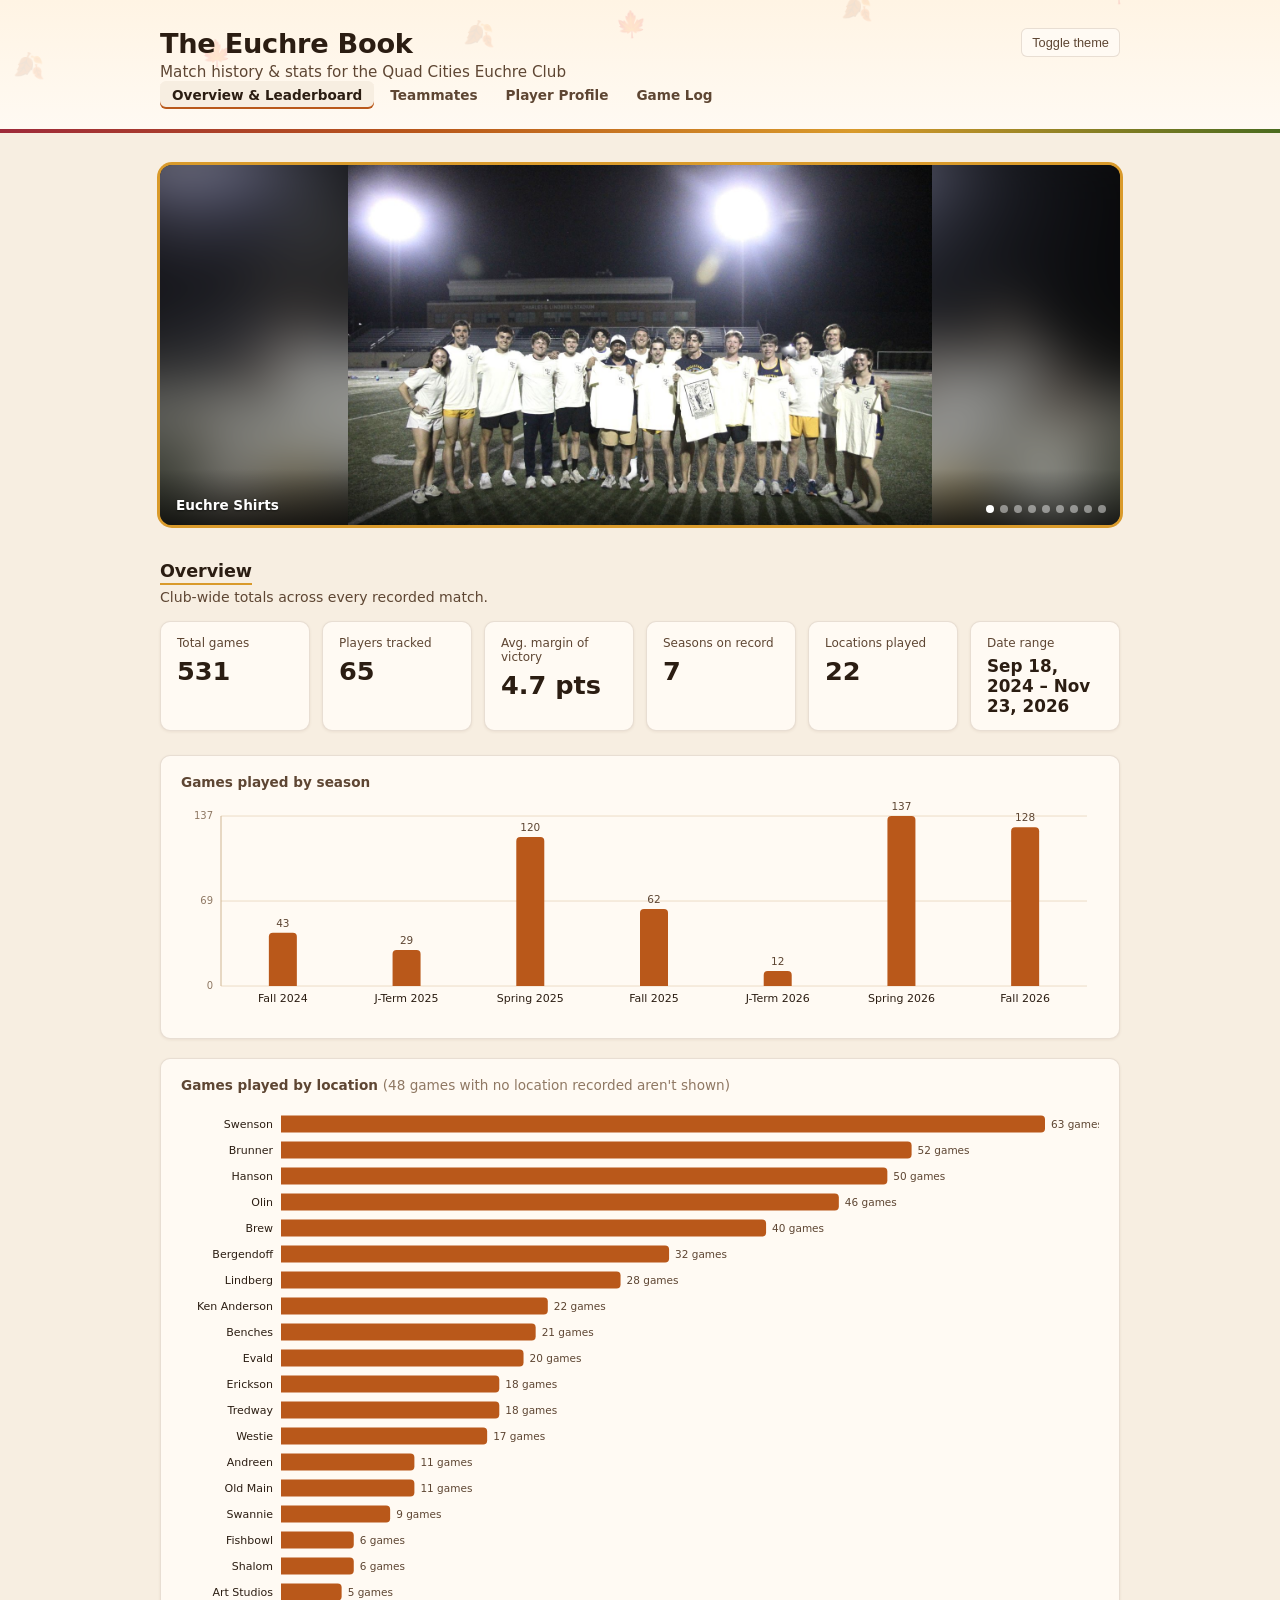
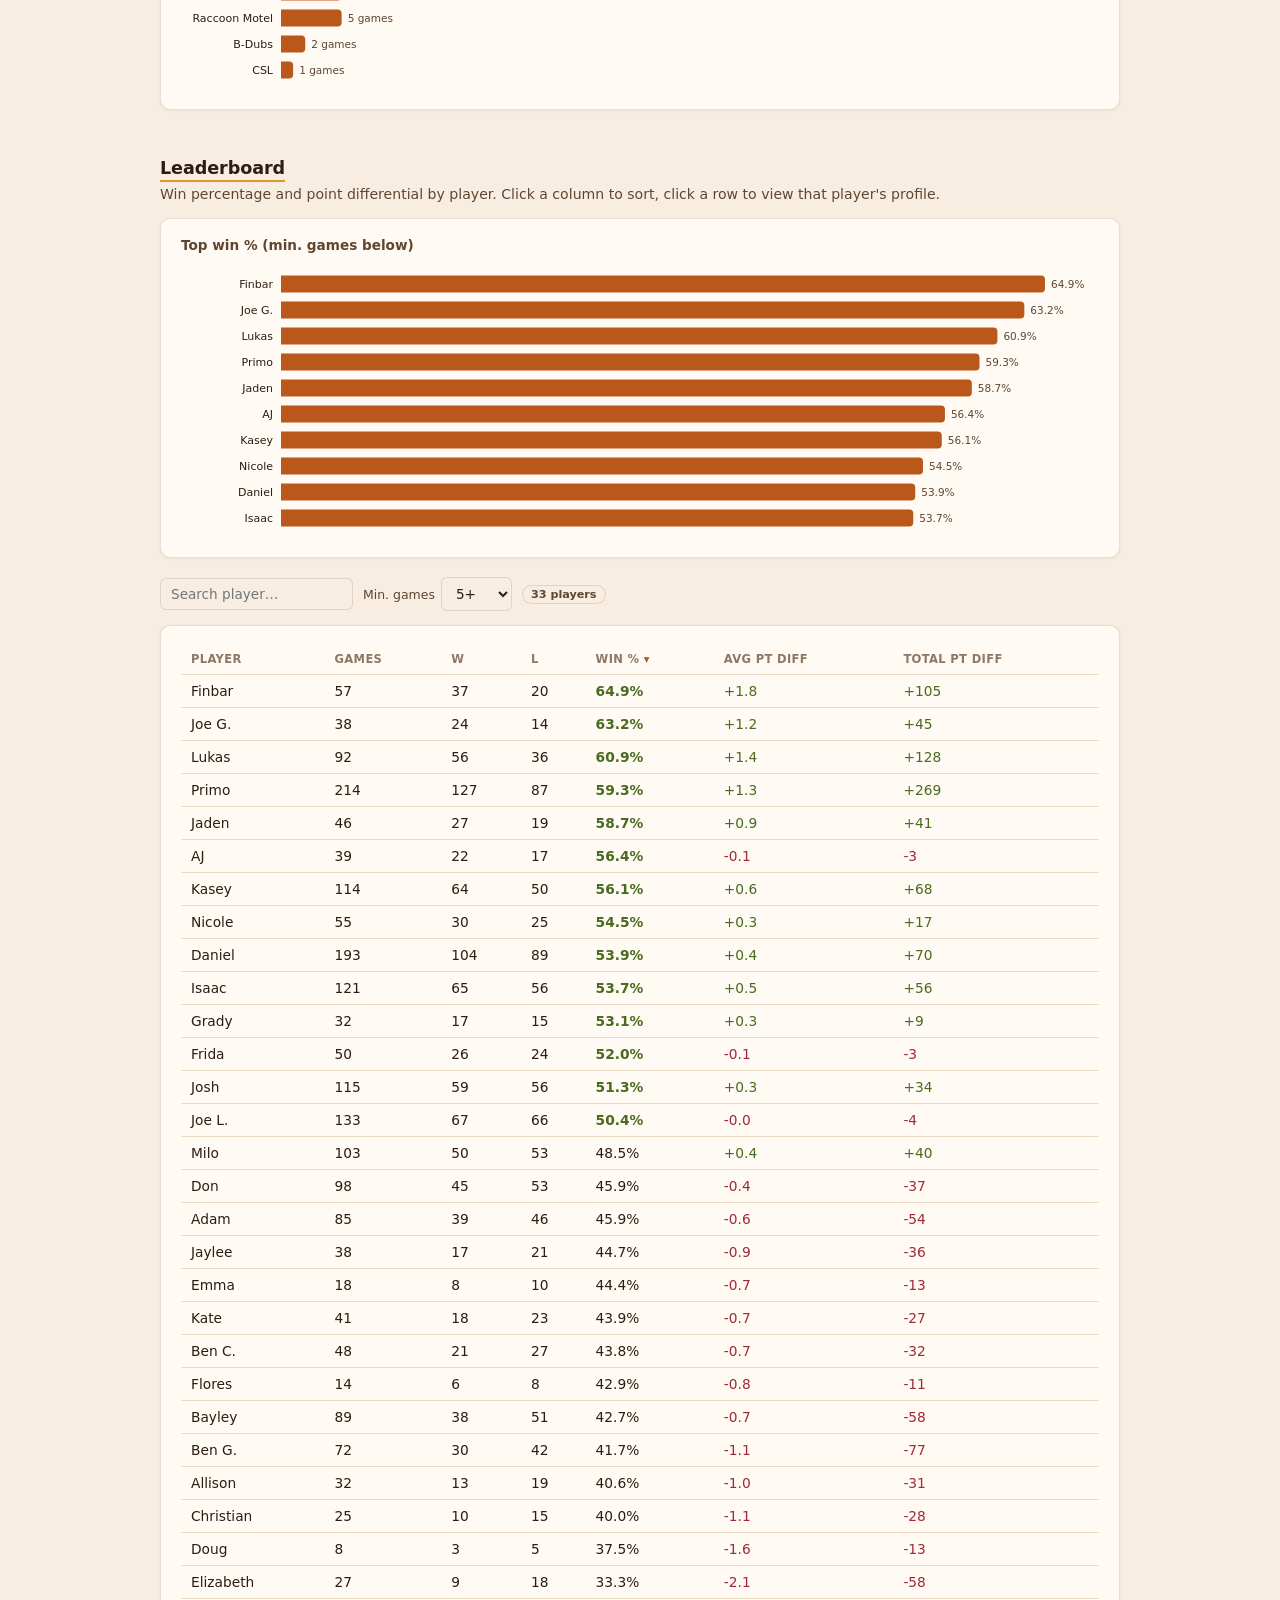
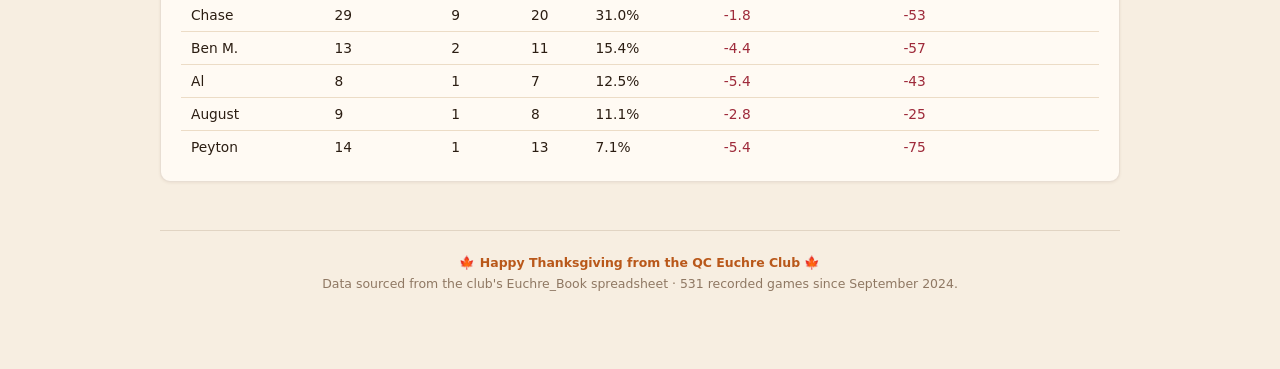
<file: index.html>
<!doctype html>
<html lang="en">
<head>
<meta charset="utf-8">
<meta name="viewport" content="width=device-width, initial-scale=1">
<title>The Euchre Book — QC Euchre Club Stats</title>
<meta name="description" content="Match history and statistics for the Quad Cities Euchre Club.">
<link rel="icon" href="data:image/svg+xml,<svg xmlns=%22http://www.w3.org/2000/svg%22 viewBox=%220 0 100 100%22><text y=%22.9em%22 font-size=%2290%22>🃏</text></svg>">
<link rel="stylesheet" href="css/style.css?v=6">
<!-- Seasonal theme (css/themes/). Delete this line to go back to the default look. -->
<link rel="stylesheet" href="css/themes/thanksgiving.css?v=1">
</head>
<body data-page="overview">

<header class="site-header">
  <div class="wrap">
    <div>
      <h1>The Euchre Book</h1>
      <p>Match history &amp; stats for the Quad Cities Euchre Club</p>
      <nav class="tabs">
        <a href="index.html" aria-current="page">Overview &amp; Leaderboard</a>
        <a href="teammates.html">Teammates</a>
        <a href="profile.html">Player Profile</a>
        <a href="games.html">Game Log</a>
      </nav>
    </div>
    <button id="theme-toggle" type="button" aria-label="Toggle dark mode">Toggle theme</button>
  </div>
</header>

<main class="wrap">

  <div class="photo-banner" id="photo-banner" role="region" aria-roledescription="carousel" aria-label="Club photos"></div>

  <section id="overview">
    <h2>Overview</h2>
    <p class="section-sub">Club-wide totals across every recorded match.</p>
    <div class="tiles" id="overview-tiles"></div>
    <div class="card">
      <h3 style="margin:0 0 10px;font-size:0.85rem;color:var(--text-secondary)">Games played by season</h3>
      <div class="chart-wrap"><svg id="season-chart" class="chart"></svg></div>
    </div>
    <br>
    <div class="card">
      <h3 style="margin:0 0 10px;font-size:0.85rem;color:var(--text-secondary)">Games played by location <span class="muted" id="location-chart-note" style="font-weight:400"></span></h3>
      <div class="chart-wrap"><svg id="location-chart" class="chart"></svg></div>
    </div>
  </section>

  <section id="leaderboard">
    <h2>Leaderboard</h2>
    <p class="section-sub">Win percentage and point differential by player. Click a column to sort, click a row to view that player's profile.</p>
    <div class="card">
      <h3 style="margin:0 0 10px;font-size:0.85rem;color:var(--text-secondary)">Top win % (min. games below)</h3>
      <div class="chart-wrap"><svg id="winpct-chart" class="chart"></svg></div>
    </div>
    <br>
    <div class="controls">
      <input type="search" id="lb-search" placeholder="Search player…">
      <label>Min. games
        <select id="lb-mingames">
          <option value="1">1+</option>
          <option value="3">3+</option>
          <option value="5" selected>5+</option>
          <option value="10">10+</option>
          <option value="20">20+</option>
        </select>
      </label>
      <span class="pill" id="lb-count"></span>
    </div>
    <div class="card table-scroll">
      <table id="leaderboard-table">
        <thead>
          <tr>
            <th class="name-cell" data-key="name">Player</th>
            <th data-key="games">Games</th>
            <th data-key="wins">W</th>
            <th data-key="losses">L</th>
            <th data-key="winPct" class="sorted">Win %</th>
            <th data-key="avgDiff">Avg Pt Diff</th>
            <th data-key="totalDiff">Total Pt Diff</th>
          </tr>
        </thead>
        <tbody></tbody>
      </table>
    </div>
  </section>

  <footer>
    Data sourced from the club's Euchre_Book spreadsheet · <span id="footer-count">…</span> recorded games since September 2024.
  </footer>

</main>

<div id="chart-tooltip" class="chart-tooltip"></div>

<script src="js/app.js?v=6"></script>
<script src="js/banner.js?v=6"></script>
</body>
</html>
</file>
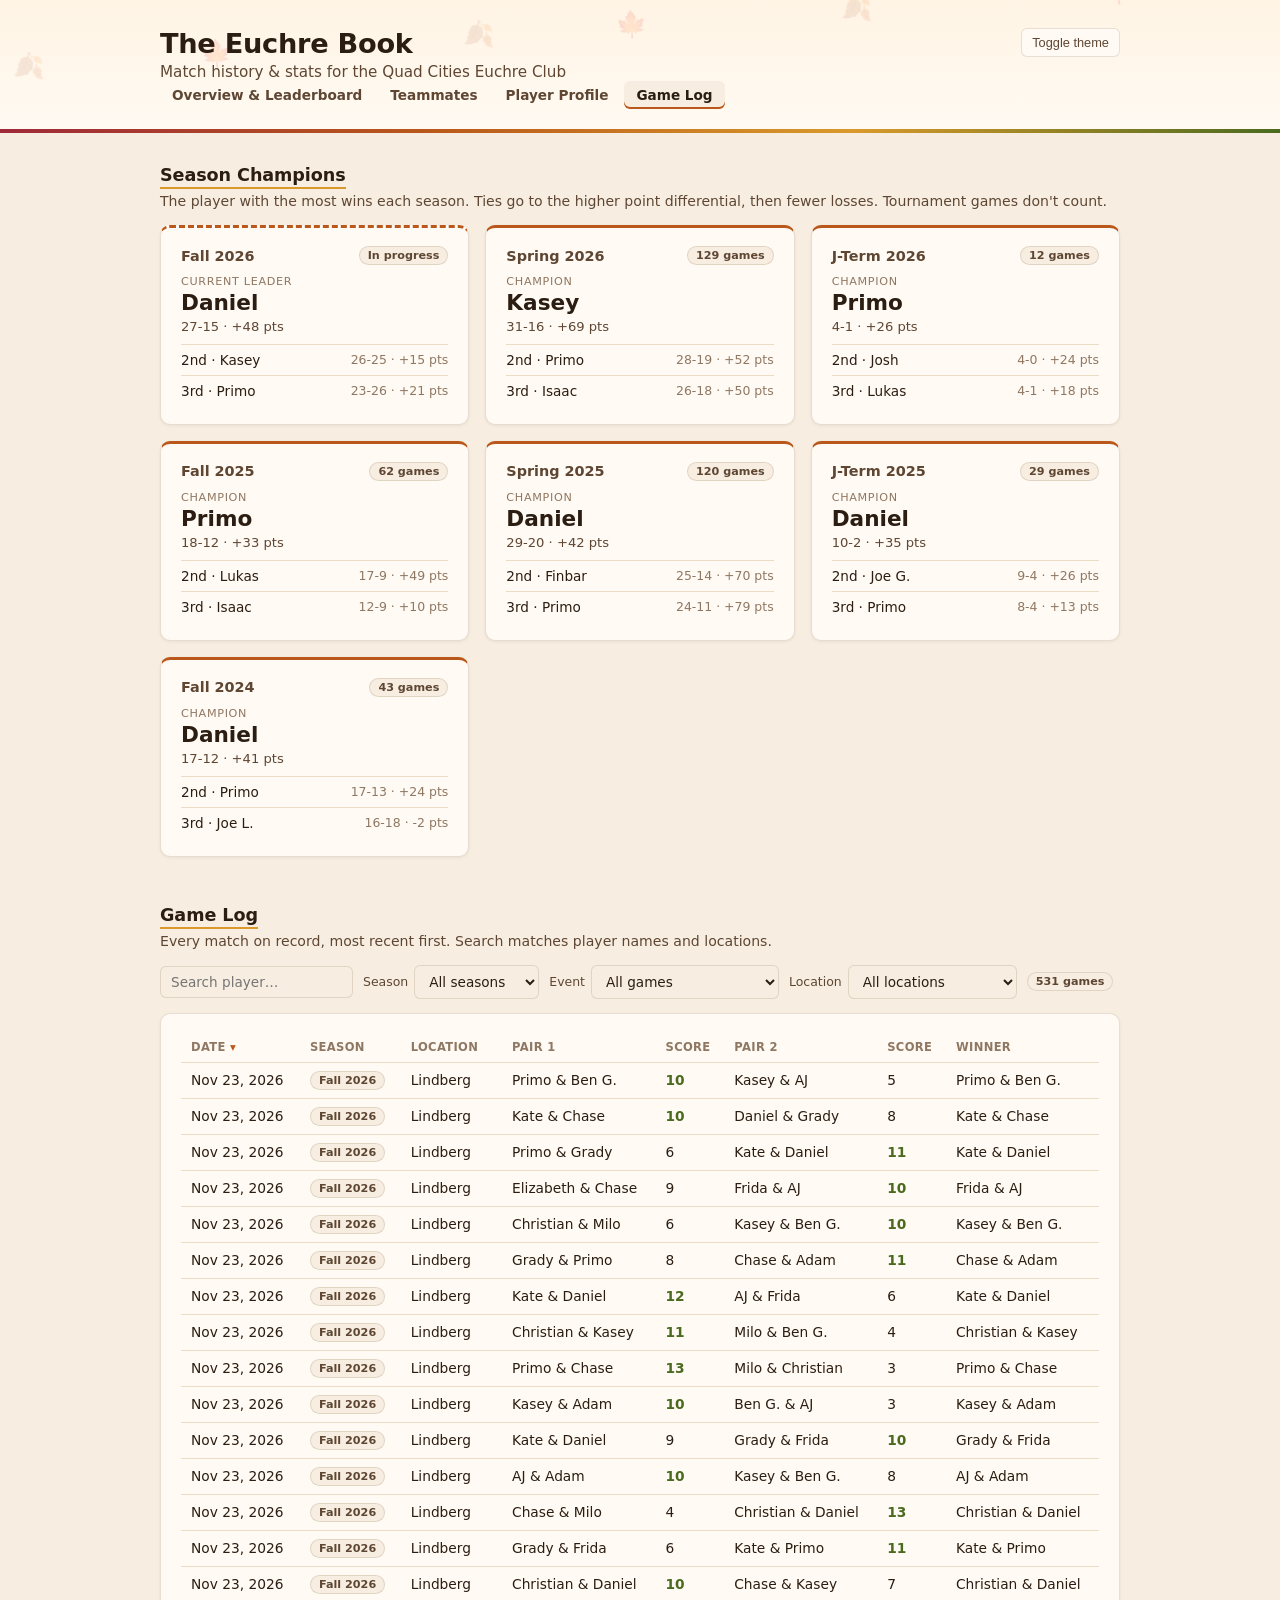
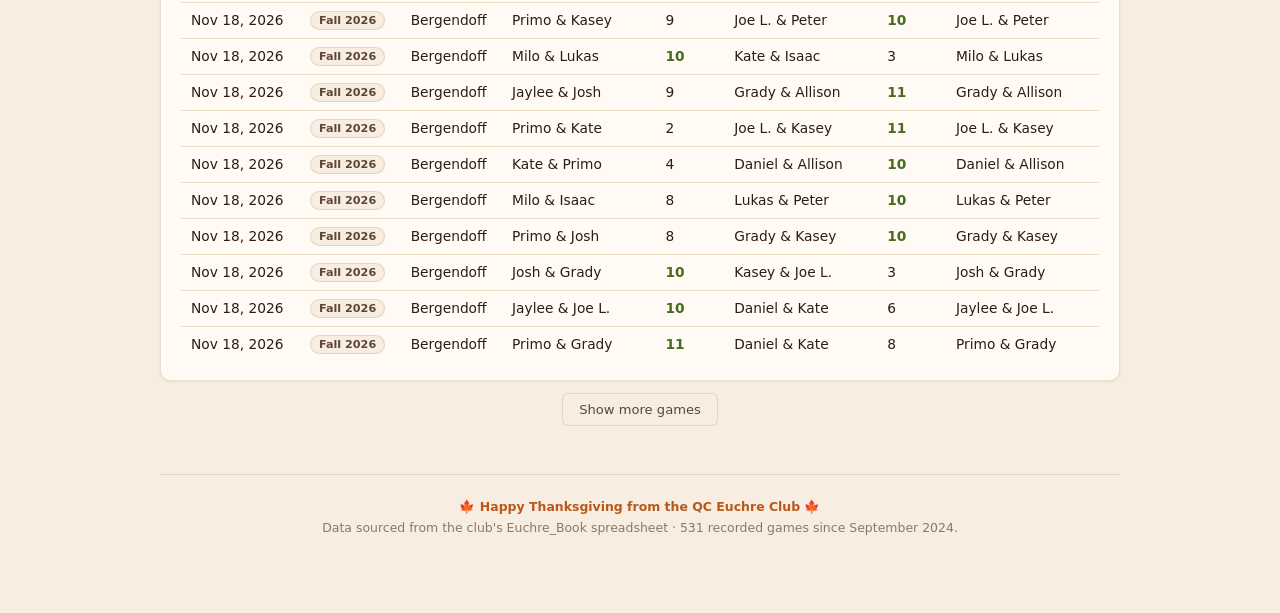
<file: games.html>
<!doctype html>
<html lang="en">
<head>
<meta charset="utf-8">
<meta name="viewport" content="width=device-width, initial-scale=1">
<title>Game Log — The Euchre Book</title>
<meta name="description" content="Match history and statistics for the Quad Cities Euchre Club.">
<link rel="icon" href="data:image/svg+xml,<svg xmlns=%22http://www.w3.org/2000/svg%22 viewBox=%220 0 100 100%22><text y=%22.9em%22 font-size=%2290%22>🃏</text></svg>">
<link rel="stylesheet" href="css/style.css?v=6">
<!-- Seasonal theme (css/themes/). Delete this line to go back to the default look. -->
<link rel="stylesheet" href="css/themes/thanksgiving.css?v=1">
</head>
<body data-page="games">

<header class="site-header">
  <div class="wrap">
    <div>
      <h1>The Euchre Book</h1>
      <p>Match history &amp; stats for the Quad Cities Euchre Club</p>
      <nav class="tabs">
        <a href="index.html">Overview &amp; Leaderboard</a>
        <a href="teammates.html">Teammates</a>
        <a href="profile.html">Player Profile</a>
        <a href="games.html" aria-current="page">Game Log</a>
      </nav>
    </div>
    <button id="theme-toggle" type="button" aria-label="Toggle dark mode">Toggle theme</button>
  </div>
</header>

<main class="wrap">

  <section id="champions">
    <h2>Season Champions</h2>
    <p class="section-sub">The player with the most wins each season. Ties go to the higher point differential, then fewer losses. Tournament games don't count.</p>
    <div class="champ-grid" id="champ-grid"></div>
  </section>

  <section id="games">
    <h2>Game Log</h2>
    <p class="section-sub">Every match on record, most recent first. Search matches player names and locations.</p>
    <div class="controls">
      <input type="search" id="gl-search" placeholder="Search player…">
      <label>Season
        <select id="gl-season"><option value="">All seasons</option></select>
      </label>
      <label>Event
        <select id="gl-event">
          <option value="">All games</option>
          <option value="__regular">Regular play</option>
          <option value="__tournament">All tournaments</option>
        </select>
      </label>
      <label>Location
        <select id="gl-location"><option value="">All locations</option></select>
      </label>
      <span class="pill" id="gl-count"></span>
    </div>
    <div class="card table-scroll">
      <table id="games-table">
        <thead>
          <tr>
            <th data-key="date" class="sorted">Date</th>
            <th data-key="season">Season</th>
            <th data-key="location">Location</th>
            <th class="name-cell">Pair 1</th>
            <th data-key="score1">Score</th>
            <th class="name-cell">Pair 2</th>
            <th data-key="score2">Score</th>
            <th class="name-cell">Winner</th>
          </tr>
        </thead>
        <tbody></tbody>
      </table>
    </div>
    <div class="show-more"><button id="gl-more" type="button">Show more games</button></div>
  </section>

  <footer>
    Data sourced from the club's Euchre_Book spreadsheet · <span id="footer-count">…</span> recorded games since September 2024.
  </footer>

</main>

<div id="chart-tooltip" class="chart-tooltip"></div>

<script src="js/app.js?v=6"></script>
</body>
</html>
</file>
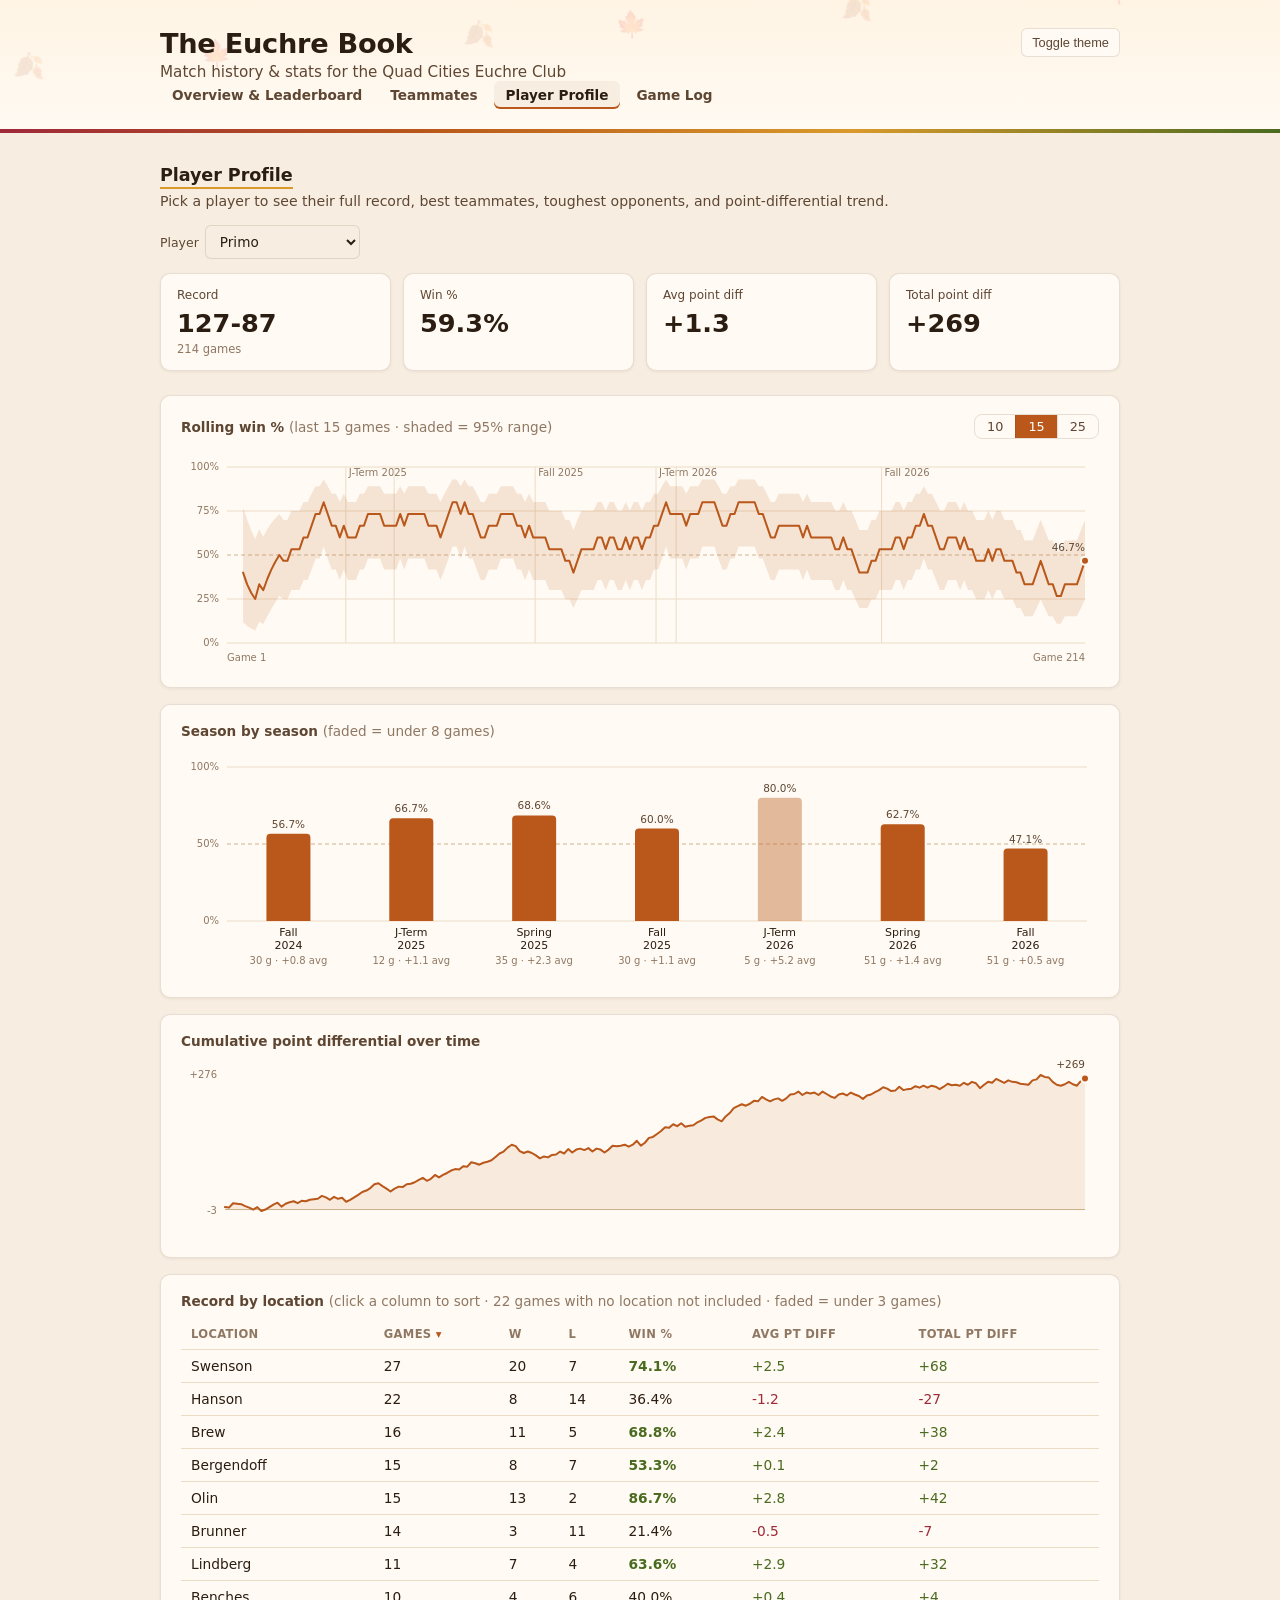
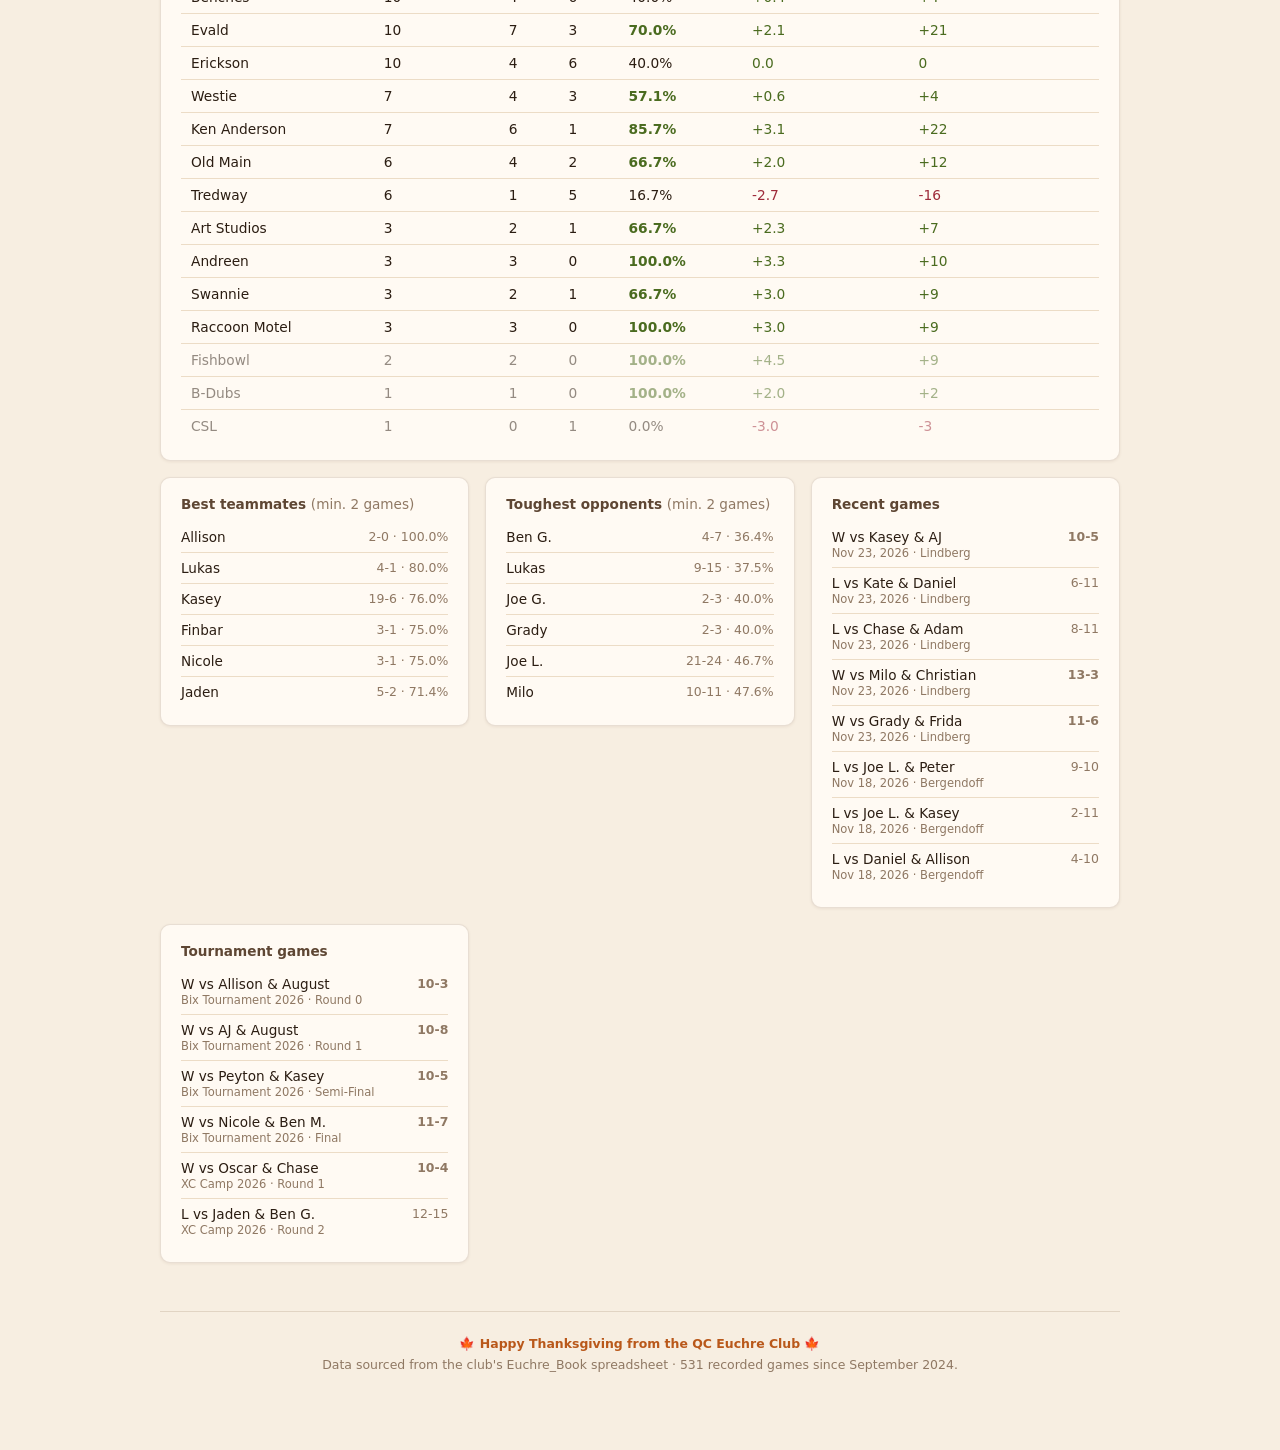
<file: profile.html>
<!doctype html>
<html lang="en">
<head>
<meta charset="utf-8">
<meta name="viewport" content="width=device-width, initial-scale=1">
<title>Player Profile — The Euchre Book</title>
<meta name="description" content="Match history and statistics for the Quad Cities Euchre Club.">
<link rel="icon" href="data:image/svg+xml,<svg xmlns=%22http://www.w3.org/2000/svg%22 viewBox=%220 0 100 100%22><text y=%22.9em%22 font-size=%2290%22>🃏</text></svg>">
<link rel="stylesheet" href="css/style.css?v=6">
<!-- Seasonal theme (css/themes/). Delete this line to go back to the default look. -->
<link rel="stylesheet" href="css/themes/thanksgiving.css?v=1">
</head>
<body data-page="profile">

<header class="site-header">
  <div class="wrap">
    <div>
      <h1>The Euchre Book</h1>
      <p>Match history &amp; stats for the Quad Cities Euchre Club</p>
      <nav class="tabs">
        <a href="index.html">Overview &amp; Leaderboard</a>
        <a href="teammates.html">Teammates</a>
        <a href="profile.html" aria-current="page">Player Profile</a>
        <a href="games.html">Game Log</a>
      </nav>
    </div>
    <button id="theme-toggle" type="button" aria-label="Toggle dark mode">Toggle theme</button>
  </div>
</header>

<main class="wrap">

  <section id="profile">
    <h2>Player Profile</h2>
    <p class="section-sub">Pick a player to see their full record, best teammates, toughest opponents, and point-differential trend.</p>
    <div class="controls">
      <label>Player
        <select id="profile-select"></select>
      </label>
    </div>
    <div id="profile-content"></div>
  </section>

  <footer>
    Data sourced from the club's Euchre_Book spreadsheet · <span id="footer-count">…</span> recorded games since September 2024.
  </footer>

</main>

<div id="chart-tooltip" class="chart-tooltip"></div>

<script src="js/app.js?v=6"></script>
</body>
</html>
</file>
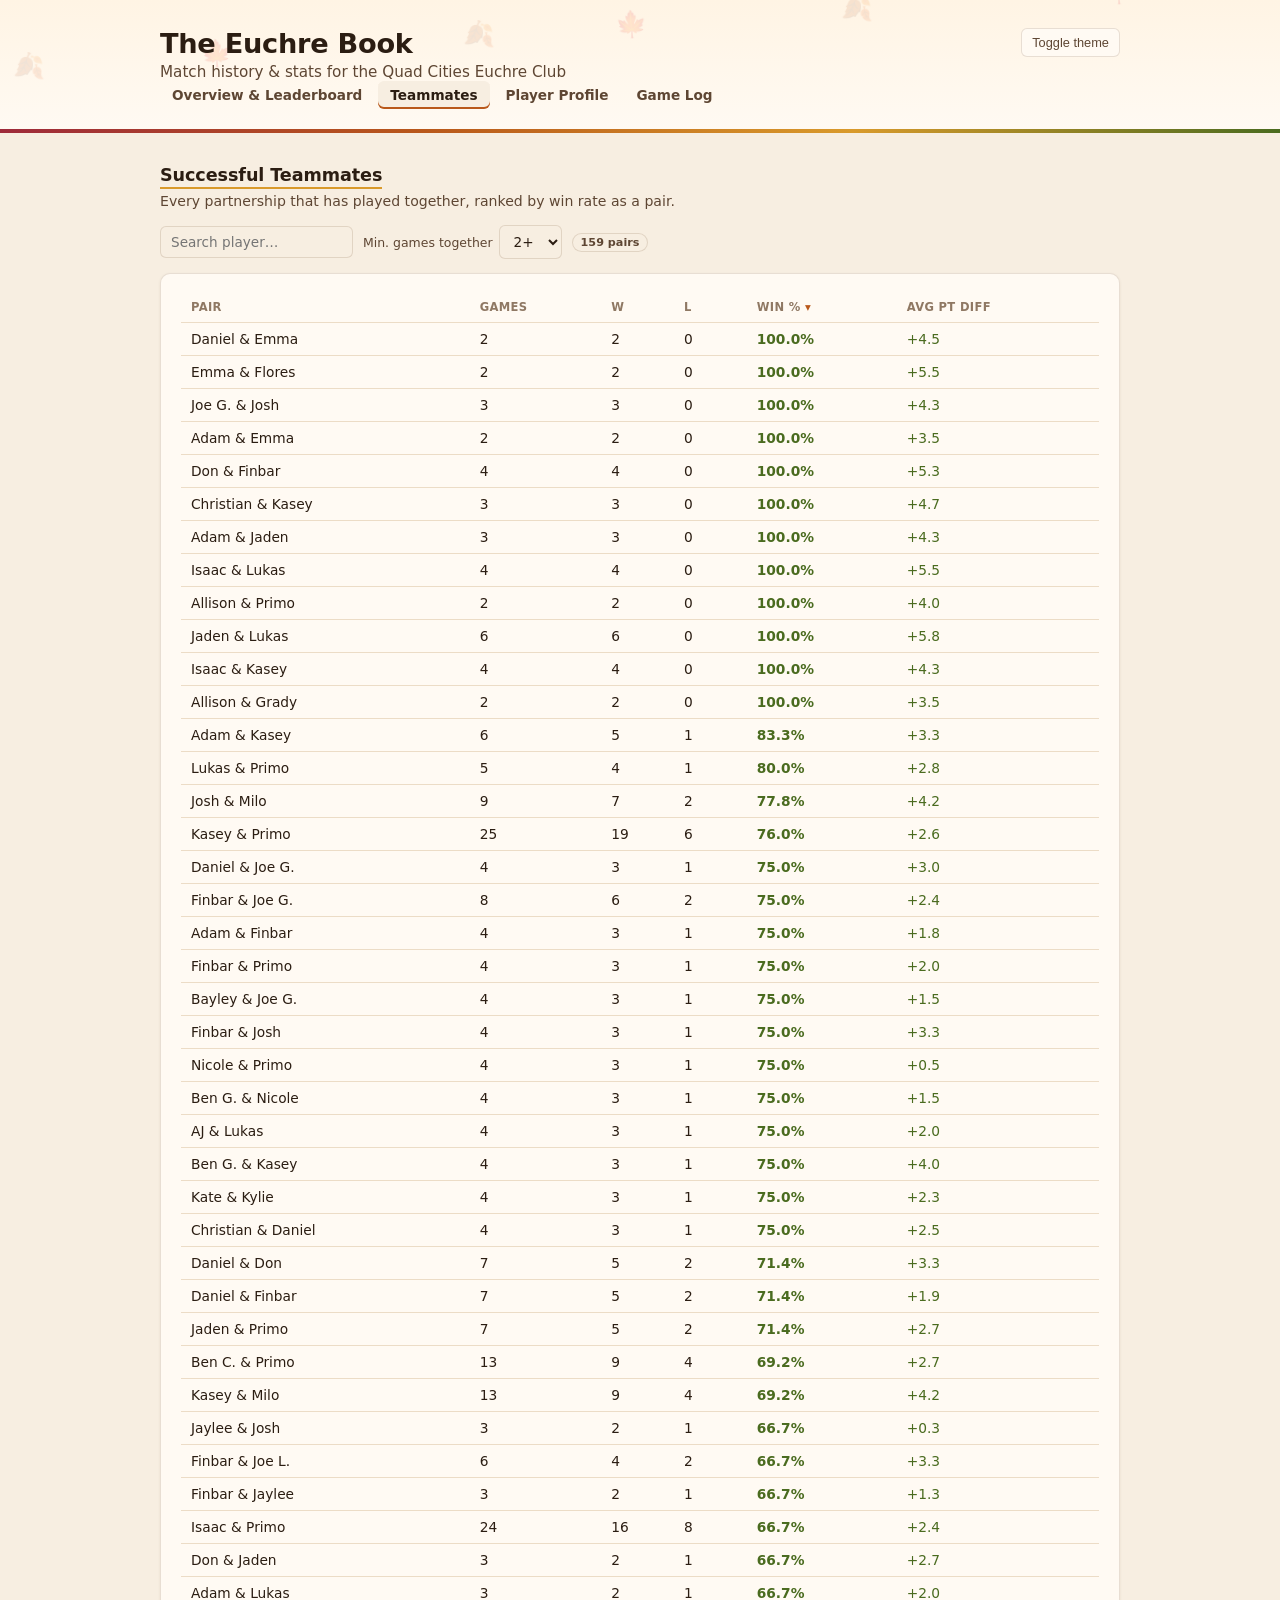
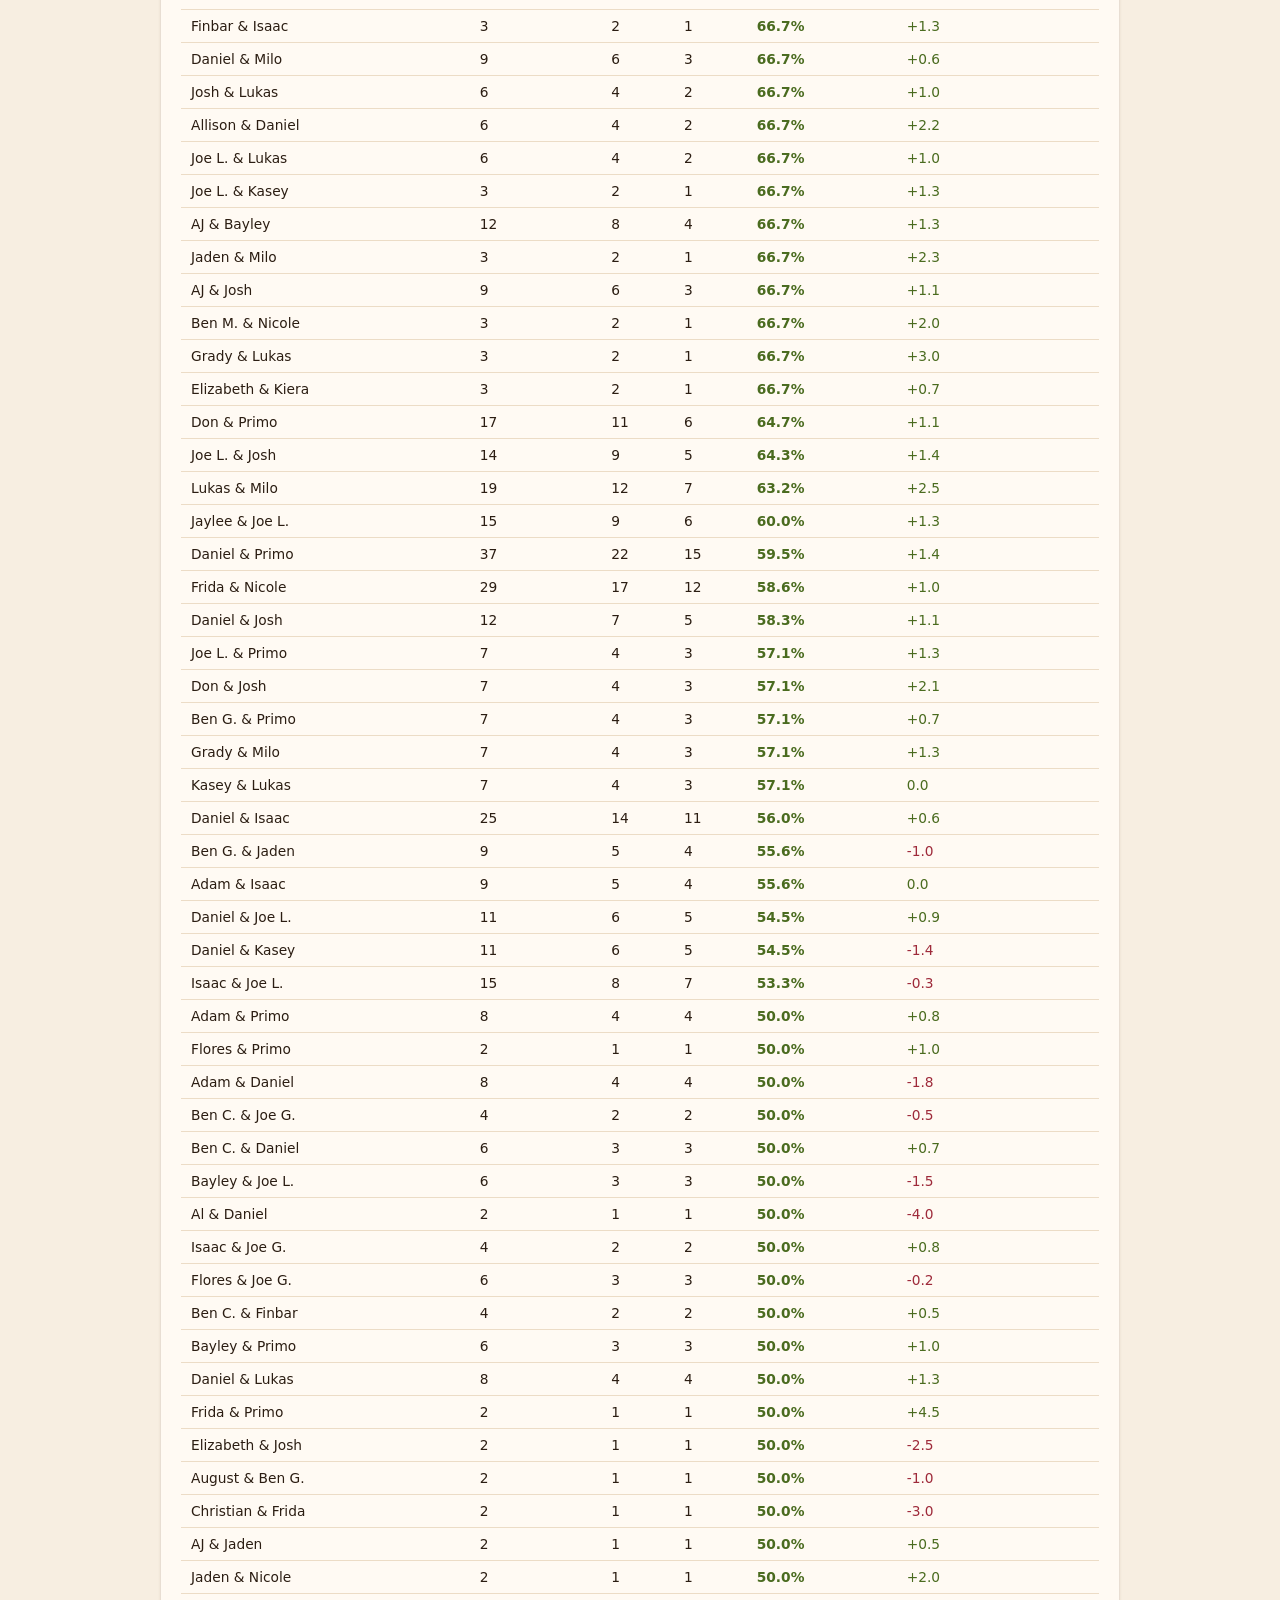
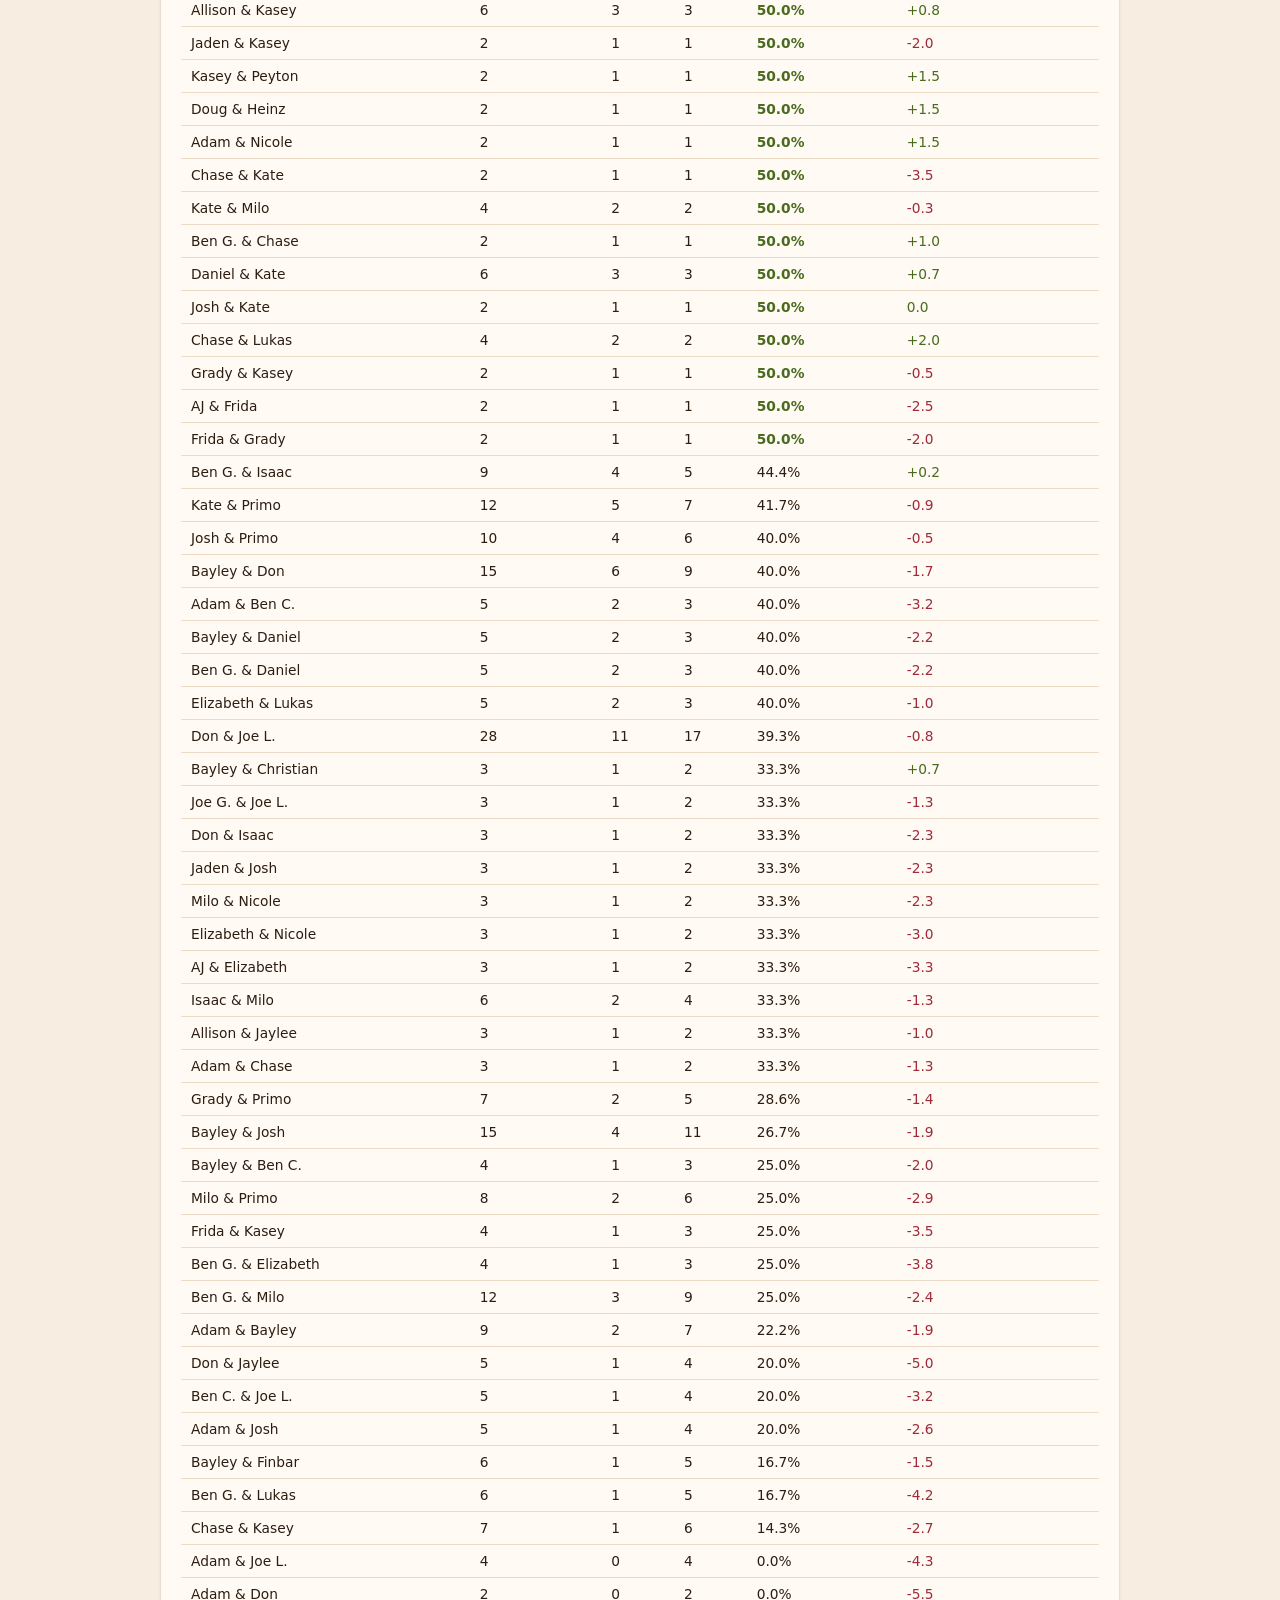
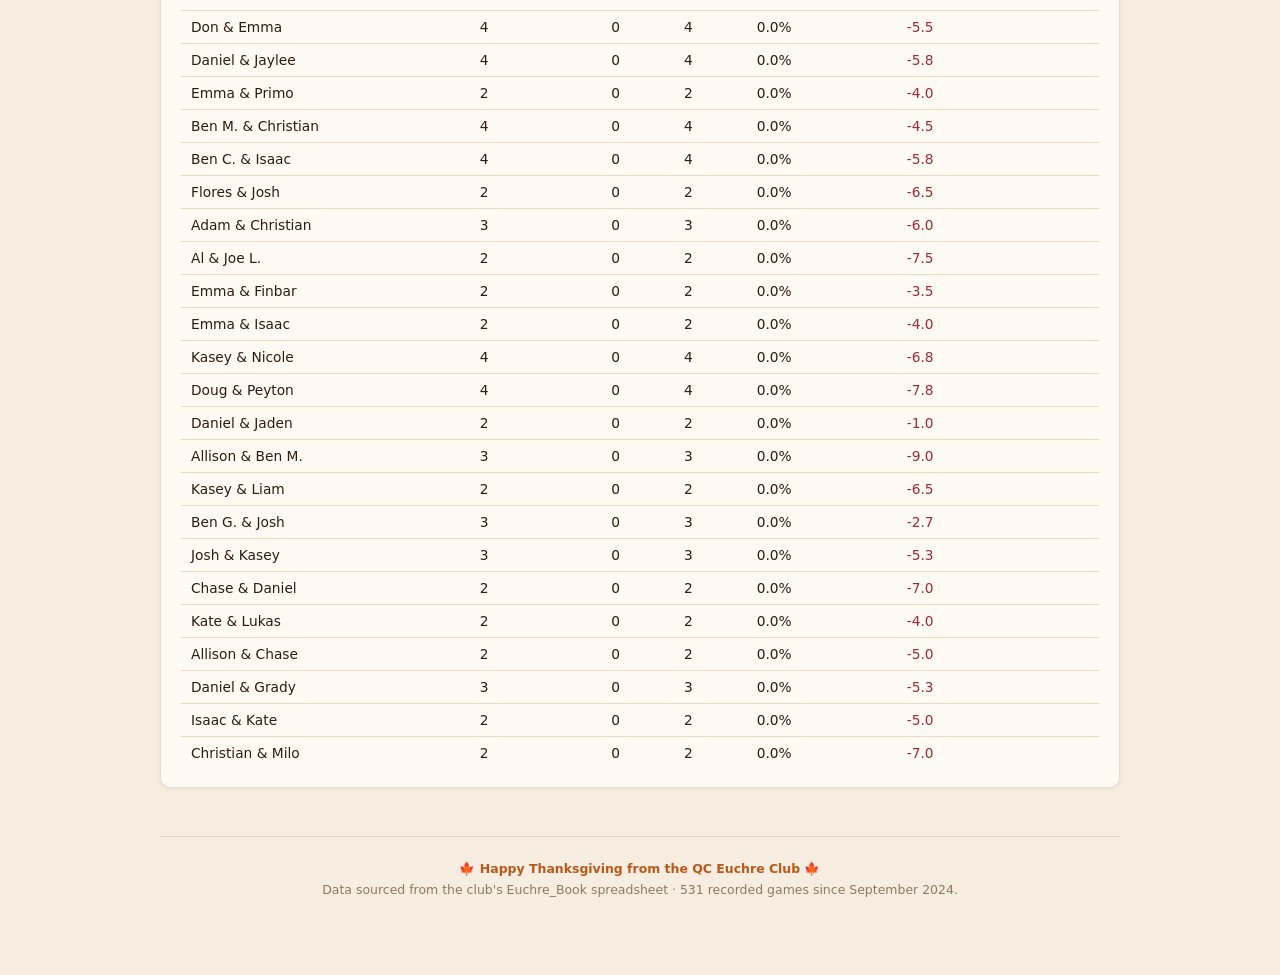
<file: teammates.html>
<!doctype html>
<html lang="en">
<head>
<meta charset="utf-8">
<meta name="viewport" content="width=device-width, initial-scale=1">
<title>Teammates — The Euchre Book</title>
<meta name="description" content="Match history and statistics for the Quad Cities Euchre Club.">
<link rel="icon" href="data:image/svg+xml,<svg xmlns=%22http://www.w3.org/2000/svg%22 viewBox=%220 0 100 100%22><text y=%22.9em%22 font-size=%2290%22>🃏</text></svg>">
<link rel="stylesheet" href="css/style.css?v=6">
<!-- Seasonal theme (css/themes/). Delete this line to go back to the default look. -->
<link rel="stylesheet" href="css/themes/thanksgiving.css?v=1">
</head>
<body data-page="teammates">

<header class="site-header">
  <div class="wrap">
    <div>
      <h1>The Euchre Book</h1>
      <p>Match history &amp; stats for the Quad Cities Euchre Club</p>
      <nav class="tabs">
        <a href="index.html">Overview &amp; Leaderboard</a>
        <a href="teammates.html" aria-current="page">Teammates</a>
        <a href="profile.html">Player Profile</a>
        <a href="games.html">Game Log</a>
      </nav>
    </div>
    <button id="theme-toggle" type="button" aria-label="Toggle dark mode">Toggle theme</button>
  </div>
</header>

<main class="wrap">

  <section id="teammates">
    <h2>Successful Teammates</h2>
    <p class="section-sub">Every partnership that has played together, ranked by win rate as a pair.</p>
    <div class="controls">
      <input type="search" id="tm-search" placeholder="Search player…">
      <label>Min. games together
        <select id="tm-mingames">
          <option value="1">1+</option>
          <option value="2" selected>2+</option>
          <option value="3">3+</option>
          <option value="5">5+</option>
        </select>
      </label>
      <span class="pill" id="tm-count"></span>
    </div>
    <div class="card table-scroll">
      <table id="teammates-table">
        <thead>
          <tr>
            <th class="name-cell" data-key="pair">Pair</th>
            <th data-key="games">Games</th>
            <th data-key="wins">W</th>
            <th data-key="losses">L</th>
            <th data-key="winPct" class="sorted">Win %</th>
            <th data-key="avgDiff">Avg Pt Diff</th>
          </tr>
        </thead>
        <tbody></tbody>
      </table>
    </div>
  </section>

  <footer>
    Data sourced from the club's Euchre_Book spreadsheet · <span id="footer-count">…</span> recorded games since September 2024.
  </footer>

</main>

<div id="chart-tooltip" class="chart-tooltip"></div>

<script src="js/app.js?v=6"></script>
</body>
</html>
</file>
<file: css/style.css>
:root {
  color-scheme: light;
  --surface-1:      #fcfcfb;
  --surface-2:      #f9f9f7;
  --text-primary:   #0b0b0b;
  --text-secondary: #52514e;
  --text-muted:     #898781;
  --gridline:       #e1e0d9;
  --baseline:       #c3c2b7;
  --border:         rgba(11,11,11,0.10);
  --series-1:       #2a78d6;   /* blue */
  --series-1-wash:  rgba(42,120,214,0.10);
  --series-8:       #e34948;   /* red, diverging pole for negative diff */
  --good:           #006300;
  --card-shadow:    0 1px 2px rgba(11,11,11,0.06);
}

@media (prefers-color-scheme: dark) {
  :root:where(:not([data-theme="light"])) {
    color-scheme: dark;
    --surface-1:      #1a1a19;
    --surface-2:      #0d0d0d;
    --text-primary:   #ffffff;
    --text-secondary: #c3c2b7;
    --text-muted:     #898781;
    --gridline:       #2c2c2a;
    --baseline:       #383835;
    --border:         rgba(255,255,255,0.10);
    --series-1:       #3987e5;
    --series-1-wash:  rgba(57,135,229,0.14);
    --series-8:       #e66767;
    --good:           #0ca30c;
    --card-shadow:    0 1px 2px rgba(0,0,0,0.4);
  }
}
:root[data-theme="dark"] {
  color-scheme: dark;
  --surface-1:      #1a1a19;
  --surface-2:      #0d0d0d;
  --text-primary:   #ffffff;
  --text-secondary: #c3c2b7;
  --text-muted:     #898781;
  --gridline:       #2c2c2a;
  --baseline:       #383835;
  --border:         rgba(255,255,255,0.10);
  --series-1:       #3987e5;
  --series-1-wash:  rgba(57,135,229,0.14);
  --series-8:       #e66767;
  --good:           #0ca30c;
  --card-shadow:    0 1px 2px rgba(0,0,0,0.4);
}

* { box-sizing: border-box; }

/* Everything is sized in rem, so this one value scales all text, tiles and tables */
/* html { font-size: 112.5%; } */

body {
  margin: 0;
  font-family: system-ui, -apple-system, "Segoe UI", sans-serif;
  background: var(--surface-2);
  color: var(--text-primary);
  -webkit-font-smoothing: antialiased;
}

.wrap {
  max-width: 1000px;
  margin: 0 auto;
  padding: 0 20px 64px;
}

/* Header */
header.site-header {
  background: var(--surface-1);
  border-bottom: 1px solid var(--border);
  margin-bottom: 32px;
}
.site-header .wrap {
  padding-top: 28px;
  padding-bottom: 24px;
  display: flex;
  align-items: flex-start;
  justify-content: space-between;
  gap: 16px;
}
.site-header h1 {
  margin: 0 0 4px;
  font-size: 1.7rem;
  font-weight: 700;
  letter-spacing: -0.01em;
}
.site-header p {
  margin: 0;
  color: var(--text-secondary);
  font-size: 0.95rem;
}
nav.tabs {
  display: flex;
  gap: 4px;
  flex-wrap: wrap;
}
nav.tabs a {
  text-decoration: none;
  color: var(--text-secondary);
  font-size: 0.85rem;
  font-weight: 600;
  padding: 6px 12px;
  border-radius: 6px;
}
nav.tabs a:hover { background: var(--surface-2); color: var(--text-primary); }
nav.tabs a[aria-current="page"] { background: var(--surface-2); color: var(--text-primary); box-shadow: inset 0 -2px 0 var(--series-1); }

#theme-toggle {
  border: 1px solid var(--border);
  background: var(--surface-1);
  color: var(--text-secondary);
  border-radius: 6px;
  padding: 6px 10px;
  font-size: 0.8rem;
  cursor: pointer;
  flex-shrink: 0;
}
#theme-toggle:hover { color: var(--text-primary); }

/* Sections */
section { margin-bottom: 48px; }
section h2 {
  font-size: 1.1rem;
  margin: 0 0 4px;
  letter-spacing: -0.005em;
}
section .section-sub {
  color: var(--text-secondary);
  font-size: 0.88rem;
  margin: 0 0 16px;
}

/* Stat tiles */
.tiles {
  display: grid;
  grid-template-columns: repeat(auto-fit, minmax(150px, 1fr));
  gap: 12px;
  margin-bottom: 24px;
}
.tile {
  background: var(--surface-1);
  border: 1px solid var(--border);
  border-radius: 10px;
  padding: 14px 16px;
  box-shadow: var(--card-shadow);
}
.tile .tile-label {
  font-size: 0.75rem;
  color: var(--text-secondary);
  margin-bottom: 6px;
}
.tile .tile-value {
  font-size: 1.6rem;
  font-weight: 700;
}
.tile .tile-sub {
  font-size: 0.72rem;
  color: var(--text-muted);
  margin-top: 4px;
}

/* Card */
.card {
  background: var(--surface-1);
  border: 1px solid var(--border);
  border-radius: 10px;
  padding: 18px 20px;
  box-shadow: var(--card-shadow);
}

/* Controls */
.controls {
  display: flex;
  flex-wrap: wrap;
  gap: 10px;
  align-items: center;
  margin-bottom: 14px;
}
.controls input[type="search"],
.controls select {
  border: 1px solid var(--border);
  background: var(--surface-2);
  color: var(--text-primary);
  border-radius: 6px;
  padding: 7px 10px;
  font-size: 0.85rem;
  font-family: inherit;
}
.controls label {
  font-size: 0.78rem;
  color: var(--text-secondary);
  display: flex;
  align-items: center;
  gap: 6px;
}

/* Tables */
table {
  width: 100%;
  border-collapse: collapse;
  font-size: 0.86rem;
}
thead th {
  text-align: left;
  color: var(--text-muted);
  font-weight: 600;
  font-size: 0.72rem;
  text-transform: uppercase;
  letter-spacing: 0.03em;
  padding: 8px 10px;
  border-bottom: 1px solid var(--gridline);
  cursor: pointer;
  user-select: none;
  white-space: nowrap;
}
thead th:hover { color: var(--text-primary); }
thead th.sorted::after { content: " \25BE"; color: var(--series-1); }
thead th.sorted-asc::after { content: " \25B4"; color: var(--series-1); }
tbody td {
  padding: 8px 10px;
  border-bottom: 1px solid var(--gridline);
  font-variant-numeric: tabular-nums;
  white-space: nowrap;
}
tbody tr:last-child td { border-bottom: none; }
tbody tr.clickable { cursor: pointer; }
tbody tr.clickable:hover td { background: var(--surface-2); }
td.name-cell, th.name-cell { font-variant-numeric: normal; white-space: normal; }
.table-scroll { overflow-x: auto; }
.win-good { color: var(--good); font-weight: 600; }
.diff-pos { color: var(--good); }
.diff-neg { color: var(--series-8); }
.muted { color: var(--text-muted); }

.pill {
  display: inline-block;
  font-size: 0.7rem;
  font-weight: 600;
  padding: 2px 8px;
  border-radius: 999px;
  background: var(--surface-2);
  color: var(--text-secondary);
  border: 1px solid var(--border);
}

.show-more {
  margin-top: 12px;
  text-align: center;
}
.show-more button {
  border: 1px solid var(--border);
  background: var(--surface-2);
  color: var(--text-secondary);
  border-radius: 6px;
  padding: 8px 16px;
  font-size: 0.82rem;
  cursor: pointer;
  font-family: inherit;
}
.show-more button:hover { color: var(--text-primary); }

/* Charts (hand-rolled SVG) */
.chart-wrap { width: 100%; overflow-x: auto; }
svg.chart { display: block; }
svg.chart .bar { fill: var(--series-1); }
svg.chart .bar-neg { fill: var(--series-8); }
svg.chart .axis-line { stroke: var(--baseline); stroke-width: 1; }
svg.chart .gridline { stroke: var(--gridline); stroke-width: 1; }
svg.chart .tick-label { fill: var(--text-muted); font-size: 10px; font-family: system-ui, sans-serif; }
svg.chart .bar-label { fill: var(--text-secondary); font-size: 10.5px; font-family: system-ui, sans-serif; font-variant-numeric: tabular-nums; }
svg.chart .cat-label { fill: var(--text-primary); font-size: 11px; font-family: system-ui, sans-serif; }
svg.chart .line-path { fill: none; stroke: var(--series-1); stroke-width: 2; stroke-linecap: round; stroke-linejoin: round; }
svg.chart .area-path { fill: var(--series-1); opacity: 0.10; }
svg.chart .end-dot { fill: var(--series-1); stroke: var(--surface-1); stroke-width: 2; }
svg.chart .zero-line { stroke: var(--baseline); stroke-width: 1; }
svg.chart .ref-line { stroke: var(--baseline); stroke-width: 1; stroke-dasharray: 4 3; }
svg.chart .season-line { stroke: var(--gridline); stroke-width: 1; }
svg.chart .band-path { fill: var(--series-1); opacity: 0.14; }
svg.chart .bar-dim { opacity: 0.4; }

.card-head { display: flex; justify-content: space-between; align-items: center; gap: 10px; flex-wrap: wrap; margin-bottom: 10px; }
.seg { display: inline-flex; border: 1px solid var(--border); border-radius: 8px; overflow: hidden; }
.seg-btn { background: transparent; border: 0; padding: 4px 12px; font: inherit; font-size: 0.8rem; color: var(--text-secondary); cursor: pointer; }
.seg-btn + .seg-btn { border-left: 1px solid var(--border); }
.seg-btn.active { background: var(--series-1); color: #fff; }

.chart-tooltip {
  position: absolute;
  pointer-events: none;
  background: var(--surface-1);
  border: 1px solid var(--border);
  border-radius: 6px;
  padding: 6px 9px;
  font-size: 0.75rem;
  color: var(--text-primary);
  box-shadow: var(--card-shadow);
  opacity: 0;
  transition: opacity 0.1s;
  white-space: nowrap;
  z-index: 10;
}
.chart-tooltip.visible { opacity: 1; }
.chart-hover-target { fill: transparent; }

/* Profile grid */
.profile-grid {
  display: grid;
  grid-template-columns: repeat(auto-fill, minmax(280px, 1fr));
  gap: 16px;
  align-items: start;
}
@media (max-width: 820px) {
  .profile-grid { grid-template-columns: 1fr; }
}
.profile-grid h3 {
  margin: 0 0 10px;
  font-size: 0.85rem;
  color: var(--text-secondary);
}
.mini-list { list-style: none; margin: 0; padding: 0; font-size: 0.85rem; }
.mini-list li {
  display: flex;
  justify-content: space-between;
  gap: 10px;
  padding: 7px 0;
  border-bottom: 1px solid var(--gridline);
}
.mini-list li:last-child { border-bottom: none; }
.mini-list .mi-name { color: var(--text-primary); }
.mini-list .mi-meta { color: var(--text-muted); font-size: 0.78rem; font-variant-numeric: tabular-nums; }
.mini-list .mi-sub { display: block; color: var(--text-muted); font-size: 0.72rem; margin-top: 1px; }

/* Tournament games in the game log */
.pill-tourney { background: transparent; border-color: var(--series-1); color: var(--series-1); }
.round-label { color: var(--text-muted); font-size: 0.72rem; margin-top: 2px; }

/* Rotating photo banner (js/banner.js) */
.photo-banner {
  position: relative;
  height: clamp(200px, 34vw, 360px);
  margin-bottom: 36px;
  border-radius: 12px;
  overflow: hidden;
  background: #111;
  box-shadow: var(--card-shadow);
}
.pb-track, .pb-slide { position: absolute; inset: 0; margin: 0; }
.pb-slide { opacity: 0; transition: opacity 0.8s ease; }
.pb-slide.active { opacity: 1; }
/* blurred, zoomed copy fills the frame; the sharp photo sits on top uncropped */
.pb-bg {
  position: absolute; inset: 0; width: 100%; height: 100%;
  object-fit: cover;
  filter: blur(24px) brightness(0.6);
  transform: scale(1.15);
}
.pb-fg {
  position: absolute; inset: 0; width: 100%; height: 100%;
  object-fit: contain;
}
.pb-slide figcaption {
  position: absolute; left: 0; right: 0; bottom: 0;
  padding: 28px 16px 12px;
  background: linear-gradient(transparent, rgba(0,0,0,0.6));
  color: #fff;
  font-size: 0.85rem;
  font-weight: 600;
  text-shadow: 0 1px 2px rgba(0,0,0,0.5);
}
.pb-nav {
  position: absolute; top: 50%; transform: translateY(-50%);
  width: 36px; height: 36px;
  border: 0; border-radius: 50%;
  background: rgba(0,0,0,0.4);
  color: #fff;
  font-size: 1.5rem; line-height: 1;
  cursor: pointer;
  opacity: 0; transition: opacity 0.2s;
}
.pb-prev { left: 10px; }
.pb-next { right: 10px; }
.photo-banner:hover .pb-nav, .pb-nav:focus-visible { opacity: 1; }
.pb-nav:hover { background: rgba(0,0,0,0.65); }
@media (hover: none) { .pb-nav { opacity: 0.8; } }
.pb-dots {
  position: absolute; right: 14px; bottom: 12px;
  display: flex; gap: 6px;
}
.pb-dot {
  width: 8px; height: 8px; padding: 0;
  border: 0; border-radius: 50%;
  background: rgba(255,255,255,0.45);
  cursor: pointer;
}
.pb-dot[aria-current="true"] { background: #fff; }
@media (prefers-reduced-motion: reduce) { .pb-slide { transition: none; } }

/* Season champions */
.champ-grid {
  display: grid;
  grid-template-columns: repeat(auto-fill, minmax(260px, 1fr));
  gap: 16px;
}
.champ-card { border-top: 3px solid var(--series-1); }
.champ-card.champ-live { border-top-style: dashed; }
.champ-head { display: flex; justify-content: space-between; align-items: center; gap: 8px; margin-bottom: 10px; }
.champ-season { font-weight: 600; font-size: 0.9rem; color: var(--text-secondary); }
.champ-label { font-size: 0.7rem; text-transform: uppercase; letter-spacing: 0.06em; color: var(--text-muted); }
.champ-name { font-size: 1.35rem; font-weight: 700; margin: 2px 0; line-height: 1.25; }
.champ-stat { font-size: 0.82rem; color: var(--text-secondary); font-variant-numeric: tabular-nums; margin-bottom: 10px; }
.champ-card a { color: inherit; text-decoration: none; }
.champ-card a:hover { color: var(--series-1); text-decoration: underline; }
.champ-runners { border-top: 1px solid var(--gridline); }

/* small-sample rows (e.g. a location a player has barely played at) */
tr.row-dim td { opacity: 0.5; }

footer {
  text-align: center;
  color: var(--text-muted);
  font-size: 0.78rem;
  padding-top: 24px;
  border-top: 1px solid var(--border);
}
footer a { color: var(--text-secondary); }

.empty-state {
  color: var(--text-muted);
  font-size: 0.85rem;
  padding: 16px 0;
  text-align: center;
}
</file>
<file: css/themes/thanksgiving.css>
/* ==========================================================================
   Seasonal theme: Thanksgiving (harvest colors + a few autumn touches)

   Layered on top of css/style.css. It only overrides the color tokens and
   adds decorations; no layout lives here. To turn it off, delete the
   <link ... css/themes/thanksgiving.css> line in each HTML page
   (index, teammates, profile, games). To swap seasons, add a new file in
   css/themes/ that defines the same tokens and point those links at it.

   Every token is redefined in light AND dark mode. That's required: this
   file's light-mode :root block loads after the base dark-mode block, so
   leaving a token out of the dark blocks below would leak light colors
   into dark mode.
   ========================================================================== */

:root {
  color-scheme: light;
  --surface-1:      #fffaf3;   /* cream */
  --surface-2:      #f7eee1;   /* parchment */
  --text-primary:   #2b1d12;   /* roasted brown */
  --text-secondary: #5e4633;
  --text-muted:     #8f7863;
  --gridline:       #ecdcc6;
  --baseline:       #cfb592;
  --border:         rgba(90,50,20,0.14);
  --series-1:       #b9581a;   /* pumpkin */
  --series-1-wash:  rgba(185,88,26,0.10);
  --series-8:       #9e2a3a;   /* cranberry, negative values */
  --good:           #4a6b1f;   /* sage/olive */
  --card-shadow:    0 1px 3px rgba(90,50,20,0.08);

  /* theme-only tokens */
  --tg-gold:        #d99a2b;
  --tg-header-bg:   linear-gradient(180deg, #fff4e4 0%, #fffaf3 100%);
  --tg-leaf-opacity: 0.12;
}

@media (prefers-color-scheme: dark) {
  :root:where(:not([data-theme="light"])) {
    color-scheme: dark;
    --surface-1:      #251a12;
    --surface-2:      #17100a;
    --text-primary:   #fbf3e8;
    --text-secondary: #d8c4ab;
    --text-muted:     #a08a73;
    --gridline:       #3a2b1f;
    --baseline:       #4d3a29;
    --border:         rgba(255,225,190,0.12);
    --series-1:       #e8843a;
    --series-1-wash:  rgba(232,132,58,0.16);
    --series-8:       #e2636f;
    --good:           #8dbd52;
    --card-shadow:    0 1px 2px rgba(0,0,0,0.45);
    --tg-gold:        #e9b04a;
    --tg-header-bg:   linear-gradient(180deg, #2e1f14 0%, #251a12 100%);
    --tg-leaf-opacity: 0.16;
  }
}
:root[data-theme="dark"] {
  color-scheme: dark;
  --surface-1:      #251a12;
  --surface-2:      #17100a;
  --text-primary:   #fbf3e8;
  --text-secondary: #d8c4ab;
  --text-muted:     #a08a73;
  --gridline:       #3a2b1f;
  --baseline:       #4d3a29;
  --border:         rgba(255,225,190,0.12);
  --series-1:       #e8843a;
  --series-1-wash:  rgba(232,132,58,0.16);
  --series-8:       #e2636f;
  --good:           #8dbd52;
  --card-shadow:    0 1px 2px rgba(0,0,0,0.45);
  --tg-gold:        #e9b04a;
  --tg-header-bg:   linear-gradient(180deg, #2e1f14 0%, #251a12 100%);
  --tg-leaf-opacity: 0.16;
}

/* ---- Header: warm gradient, scattered leaves, harvest stripe ----------- */
header.site-header {
  position: relative;
  background: var(--tg-header-bg);
  border-bottom: 0;
  overflow: hidden;
}
/* faint leaves drifting across the header (decorative only) */
header.site-header::before {
  content: "🍂        🍁            🍂      🍁          🍂            🍁     🍂";
  position: absolute;
  inset: 8px 0 auto 0;
  white-space: pre;
  font-size: 1.6rem;
  letter-spacing: 0.4em;
  text-align: right;
  opacity: var(--tg-leaf-opacity);
  pointer-events: none;
  transform: rotate(-4deg);
}
/* cranberry → pumpkin → gold → sage stripe along the bottom */
header.site-header::after {
  content: "";
  position: absolute;
  left: 0; right: 0; bottom: 0;
  height: 4px;
  background: linear-gradient(90deg, var(--series-8), var(--series-1), var(--tg-gold), var(--good));
}
.site-header .wrap { position: relative; } /* sit above the leaves */
.site-header h1::after {
  content: " ";
  font-size: 0.9em;
}

/* ---- Small accents ----------------------------------------------------- */
section h2 {
  display: inline-block;
  padding-bottom: 2px;
  border-bottom: 2px solid var(--tg-gold);
}
.photo-banner { box-shadow: 0 0 0 3px var(--tg-gold), var(--card-shadow); }
.pill-tourney { border-color: var(--tg-gold); }

footer::before {
  content: "🍁 Happy Thanksgiving from the QC Euchre Club 🍁";
  display: block;
  margin-bottom: 6px;
  color: var(--series-1);
  font-weight: 600;
}
</file>
